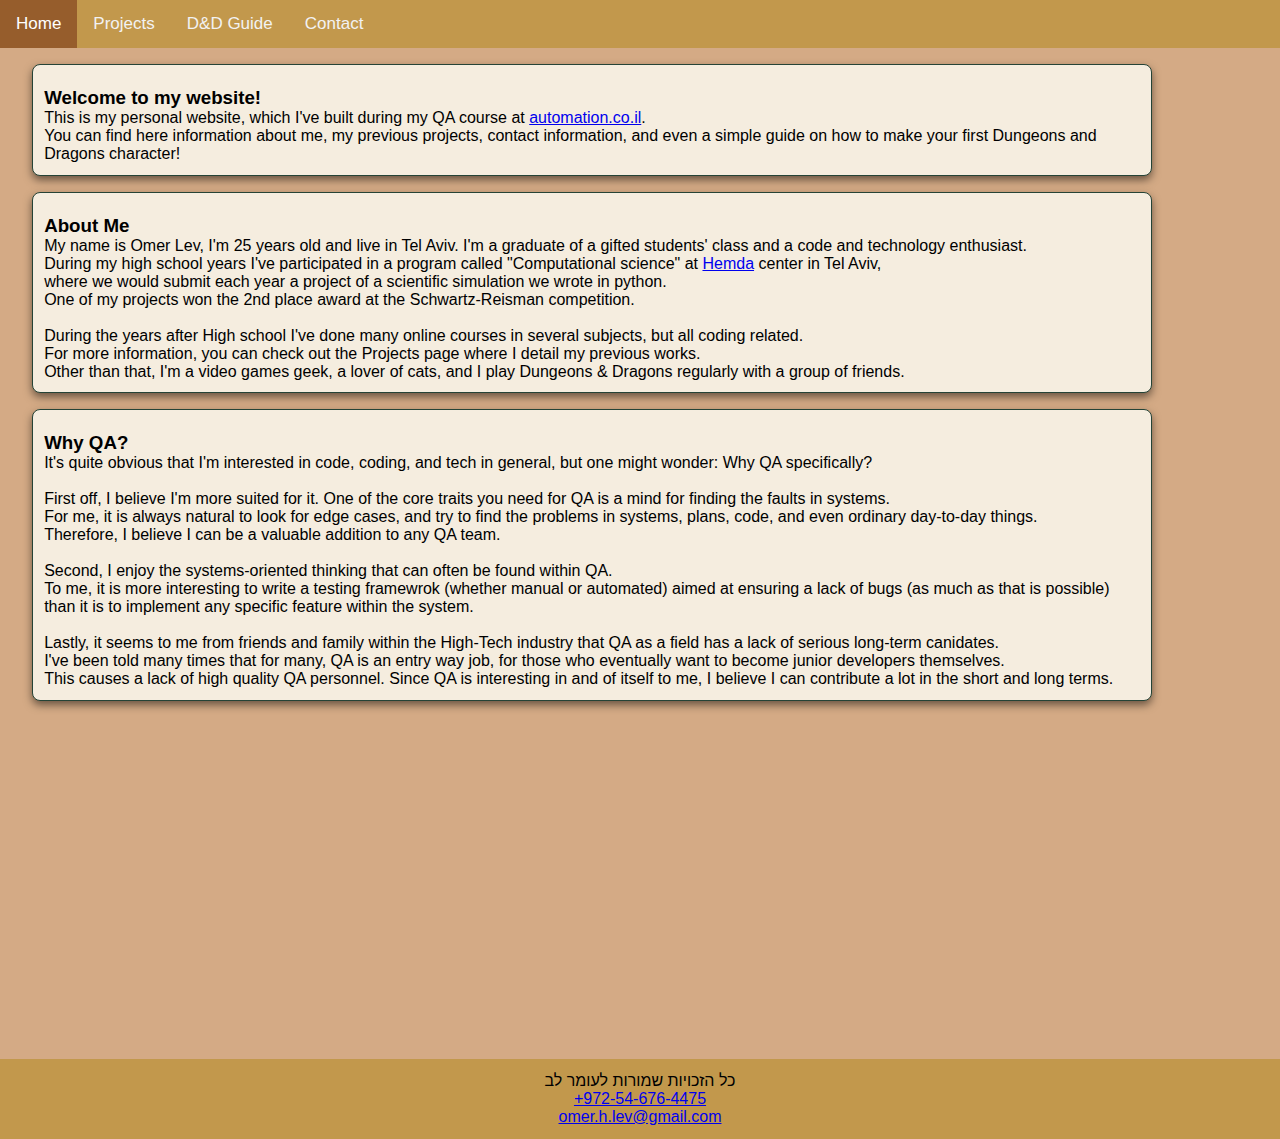
<file: index.html>
<html>
	<head>
		<link rel="stylesheet" href="styles.css">
		<title>Omer's Website</title>
		<meta charset="utf-8">
	</head>
	<body>
		<nav class="topnav">
			<ul>
			  <li><a class="active" href="index.html">Home</a></li>
			  <li><a href="projects.html">Projects</a></li>
			  <li><a href="d&d_guide.html">D&D Guide</a></li>
			  <li><a href="contact.html">Contact</a></li>
			</ul>
		</nav>
	<div class="main_page_card">
	<h3>Welcome to my website!</h3>
	<p>This is my personal website, which I've built during my QA course at <a href="https://automation.co.il/" target="_blank">automation.co.il</a>. </br>
	You can find here information about me, my previous projects, contact information, and even a simple guide on how to make your first Dungeons and Dragons character!
	</p>
	</div>
	
	<div class="main_page_card">
	<h3>About Me</h3>
	<p>My name is Omer Lev, I'm 25 years old and live in Tel Aviv. I'm a graduate of a gifted students' class and a code and technology enthusiast. </br>
	During my high school years I've participated in a program called "Computational science" at <a href="https://www.hemda.org.il/" target="_blank">Hemda</a> center in Tel Aviv, </br>
	where we would submit each year a project of a scientific simulation we wrote in python. </br>
	One of my projects won the 2nd place award at the Schwartz-Reisman competition. </br> </br>
	During the years after High school I've done many online courses in several subjects, but all coding related.</br>
	For more information, you can check out the Projects page where I detail my previous works. </br>
	Other than that, I'm a video games geek, a lover of cats, and I play Dungeons & Dragons regularly with a group of friends.
	</p>
	</div>
	
	<div class="main_page_card">
	<h3>Why QA?</h3>
	<p> It's quite obvious that I'm interested in code, coding, and tech in general, but one might wonder: Why QA specifically? </br> </br>
		First off, I believe I'm more suited for it. One of the core traits you need for QA is a mind for finding the faults in systems. </br>
		For me, it is always natural to look for edge cases, and try to find the problems in systems, plans, code, and even ordinary day-to-day things. </br>
		Therefore, I believe I can be a valuable addition to any QA team. </br> </br>
		Second, I enjoy the systems-oriented thinking that can often be found within QA. </br>
		To me, it is more interesting to write a testing framewrok (whether manual or automated) aimed at ensuring a lack of bugs (as much as that is possible)</br>
		than it is to implement any specific feature within the system. </br> </br>
		Lastly, it seems to me from friends and family within the High-Tech industry that QA as a field has a lack of serious long-term canidates. </br>
		I've been told many times that for many, QA is an entry way job, for those who eventually want to become junior developers themselves. </br>
		This causes a lack of high quality QA personnel. Since QA is interesting in and of itself to me, I believe I can contribute a lot in the short and long terms.
	</p>
	</div>
	<div class="footer_block">
		<p style="padding: 1%;">
			כל הזכויות שמורות לעומר לב</br>
			<a href="tel:+972-54-676-4475">+972-54-676-4475</a> </br>
			<a href="mailto: omer.h.lev@gmail.com">omer.h.lev@gmail.com</a>
		</p>
		</div>
	</body>
</html>
</file>
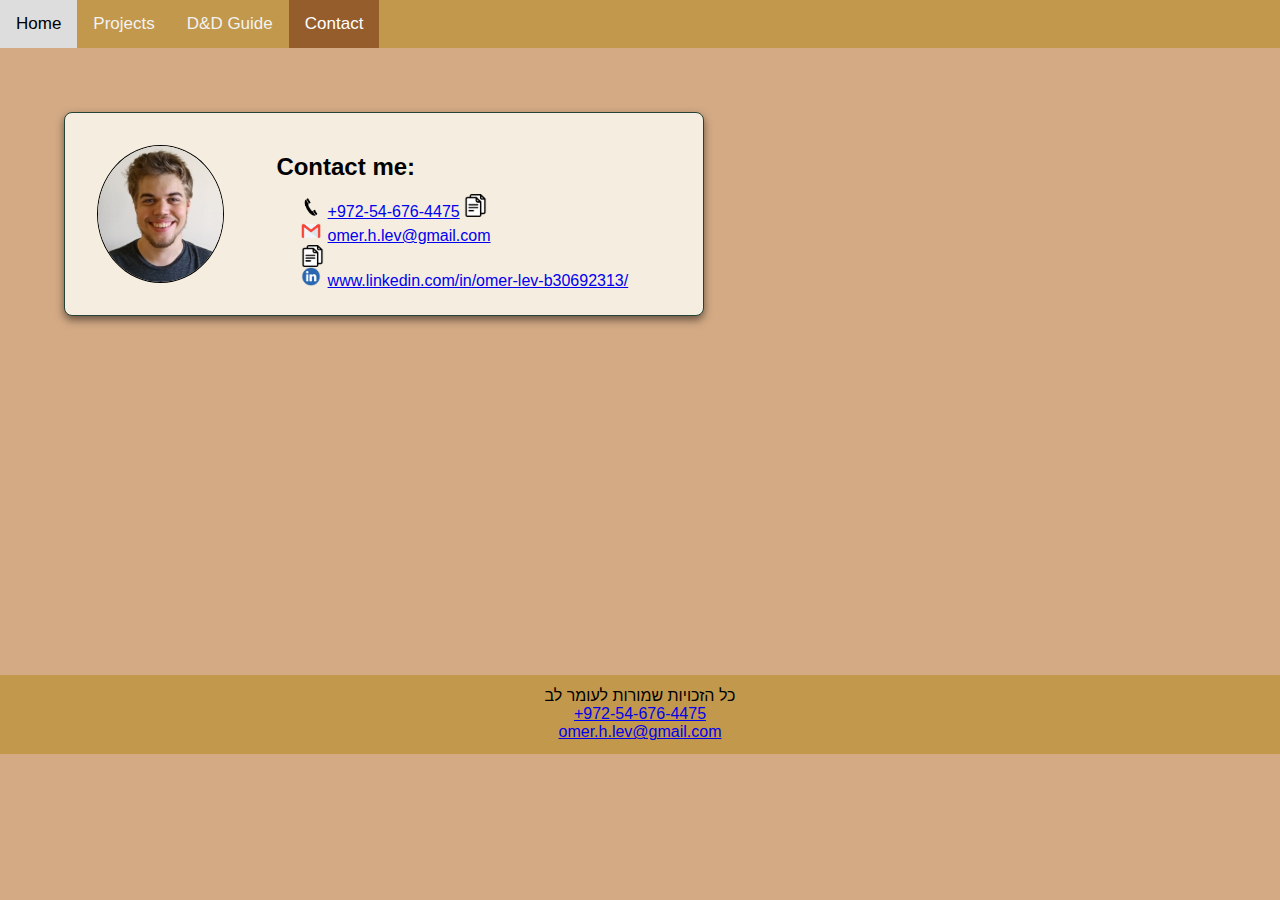
<file: contact.html>
<html>
	<head>
		<link rel="stylesheet" href="styles.css">
		<title>Omer's Website</title>
		<meta charset="utf-8">
	</head>
	<body>
		<nav class="topnav">
			<ul>
			  <li><a href="index.html">Home</a></li>
			  <li><a href="projects.html">Projects</a></li>
			  <li><a href="d&d_guide.html">D&D Guide</a></li>
			  <li><a class="active" href="contact.html">Contact</a></li>
			</ul>
		</nav>
	<div class="contact_block">
	<div class="contact_card">
	<img src="assets/portrait.jpeg" class="portrait" alt="portrait">
	<div>
	<h2 class="contact_header">Contact me:</h2>
	<div class="contact_txt">
		<img src="assets/phone3.png" alt="phone" class="small_logo">
		<span id="phone_num"><a  href="tel:+972-54-676-4475">+972-54-676-4475</a></span> 
		<div class="tooltip">
		<button onclick="copyText('phone_num','toolTip1')" onmouseout="outFunc('toolTip1')" class="clipboard_button"> 
		<span class="tooltiptext" id="toolTip1">Copy to clipboard</span>
		<img src="assets/clipboard2.png" alt="clipboard" class="clipboard">
		</button>
		</div>
		</br>
		<img src="assets/email.png" alt="email" class="small_logo">
		<span id="email_address"><a href="mailto: omer.h.lev@gmail.com">omer.h.lev@gmail.com</a></span> 
		<div class="tooltip">
		<button onclick="copyText('email_address','toolTip2')" onmouseout="outFunc('toolTip2')"class="clipboard_button"> 
		<span class="tooltiptext" id="toolTip2">Copy to clipboard</span>
		<img src="assets/clipboard2.png" alt="clipboard" class="clipboard">
		</button>
		</div>
		</br>
		<img src="assets/linkedin.png" alt="linkedin" class="small_logo">
		<a href="https://www.linkedin.com/in/omer-lev-b30692313/" target="_blank">www.linkedin.com/in/omer-lev-b30692313/</a>
	</div>
	</div>
	</div>
	</div>
	<div class="footer_block">
		<p style="padding: 1%;">
			כל הזכויות שמורות לעומר לב</br>
			<a href="tel:+972-54-676-4475">+972-54-676-4475</a> </br>
			<a href="mailto: omer.h.lev@gmail.com">omer.h.lev@gmail.com</a>
		</p>
		</div>
	<script src="scripts/copy.js"></script>
	</body>
</html>
</file>
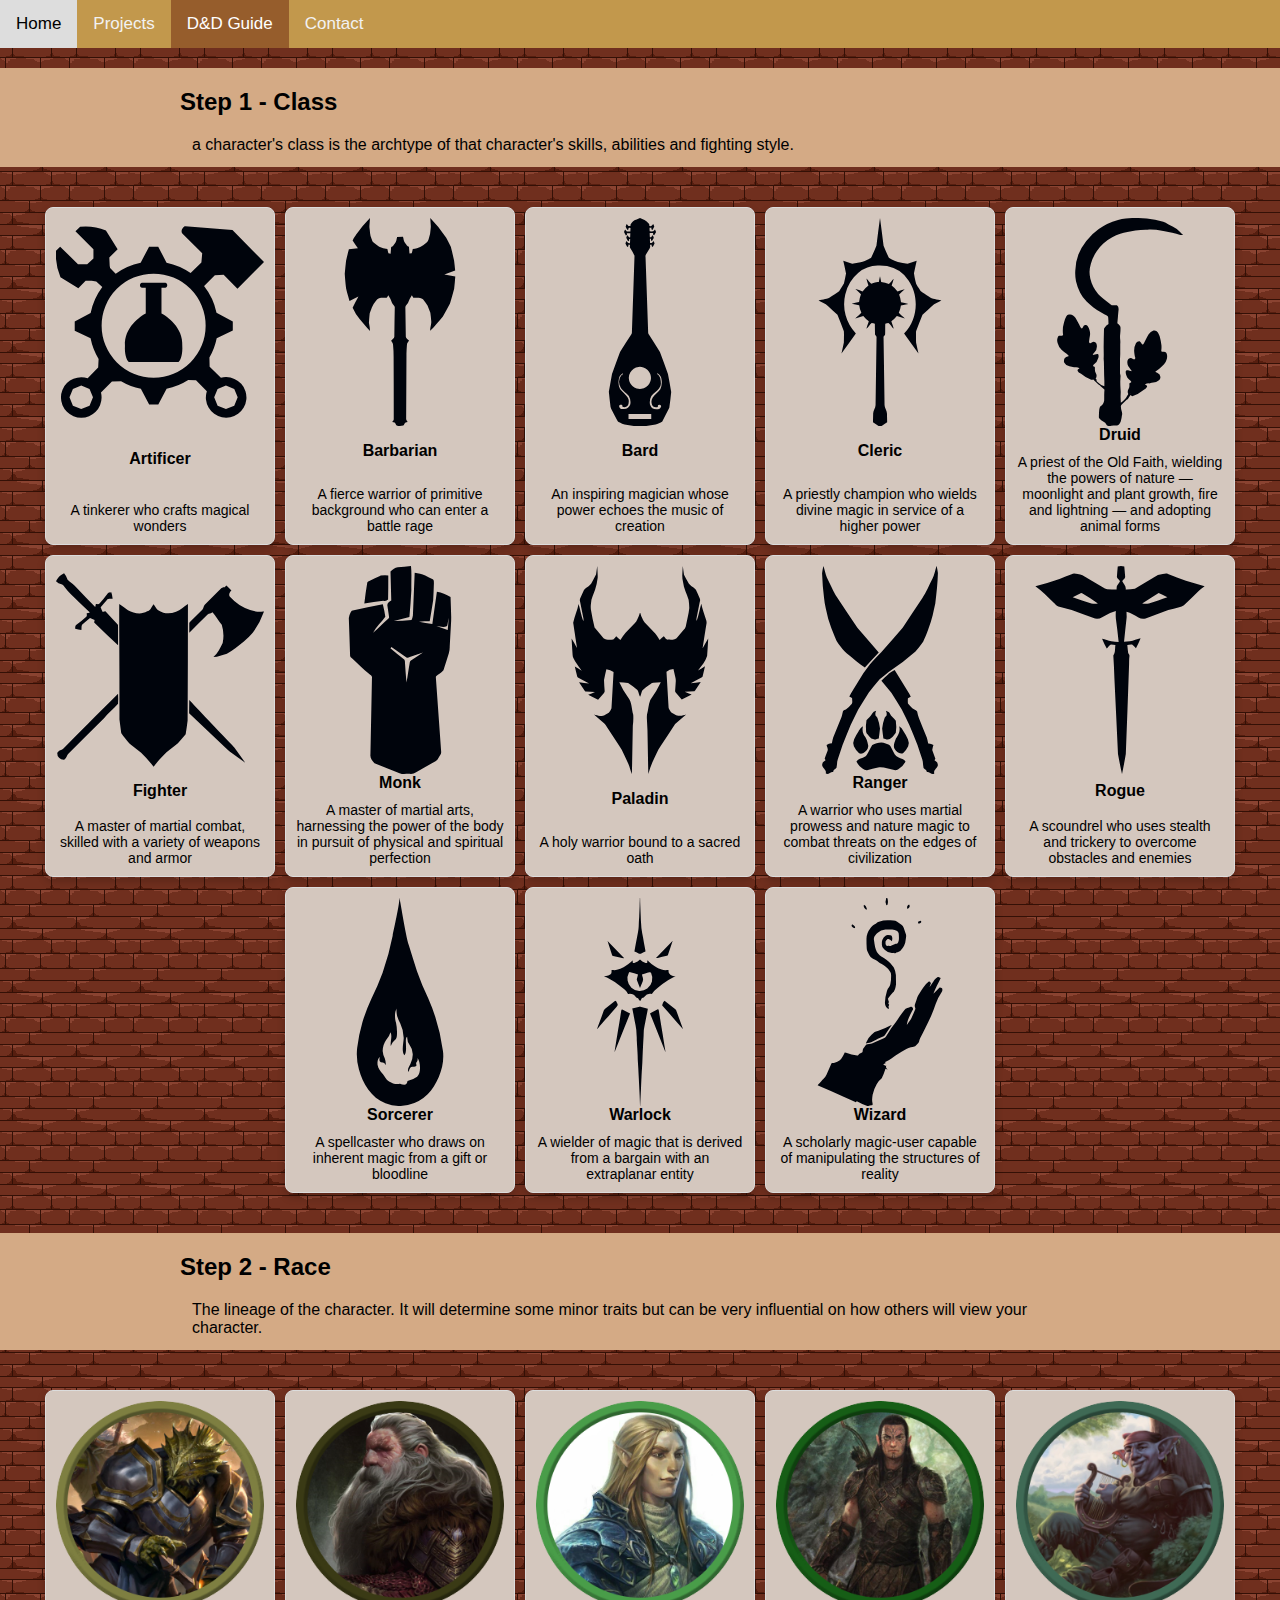
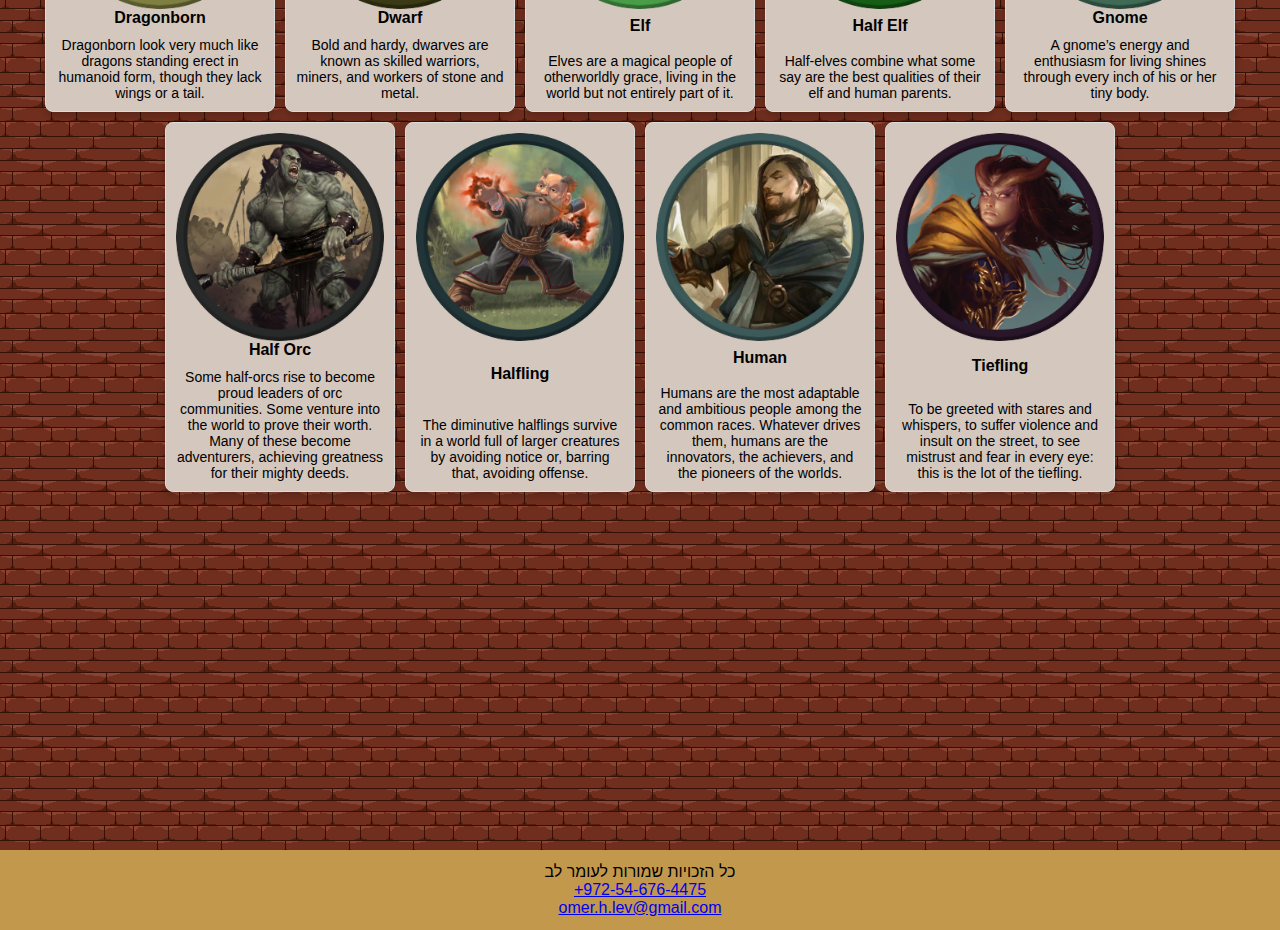
<file: d&d_guide.html>
<html>
	<head>
		<link rel="stylesheet" href="styles.css">
		<title>Omer's D&D Guide</title>
		<meta charset="utf-8">
		
	</head>
	<body class="dnd_background">
		<nav class="topnav">
		<ul>
		  <li><a href="index.html">Home</a></li>
		  <li><a href="projects.html">Projects</a></li>
		  <li><a class="active" href="d&d_guide.html">D&D Guide</a></li>
		  <li><a href="contact.html">Contact</a></li>
		</ul>
		</nav>
	<div>
		<div class="main_block">
		<h2>Step 1 - Class</h2>
		<p class="main_txt">
			a character's class is the archtype of that character's skills, abilities and fighting style.</br>
		</p>
		</div>
		<div class="card_container">
			<div class="dashboard_card" onclick="window.open('https://dnd5e.wikidot.com/artificer','mywindow');" style="cursor: pointer;">
				<img src="assets/d&d class symbols/Class Icon - Artificer.svg" alt="Artificer Symbol" class="class_Symbol">
				<h4>Artificer</h4>
				<p>
					A tinkerer who crafts magical wonders
				</p>
			</div>
			<div class="dashboard_card" onclick="window.open('https://dnd5e.wikidot.com/barbarian','mywindow');" style="cursor: pointer;">
				<img src="assets/d&d class symbols/Class Icon - Barbarian.svg" alt="Barbarian Symbol" class="class_Symbol">
				<h4>Barbarian</h4>
				<p>
					A fierce warrior of primitive background who can enter a battle rage
				</p>
			</div>
			<div class="dashboard_card" onclick="window.open('https://dnd5e.wikidot.com/bard','mywindow');" style="cursor: pointer;">
				<img src="assets/d&d class symbols/Class Icon - Bard.svg" alt="Bard Symbol" class="class_Symbol">
				<h4>Bard</h4>
				<p>
					An inspiring magician whose power echoes the music of creation
				</p>
			</div>
			<div class="dashboard_card" onclick="window.open('https://dnd5e.wikidot.com/cleric','mywindow');" style="cursor: pointer;">
				<img src="assets/d&d class symbols/Class Icon - Cleric.svg" alt="Cleric Symbol" class="class_Symbol">
				<h4>Cleric</h4>
				<p>
					A priestly champion who wields divine magic in service of a higher power
				</p>
			</div>
			<div class="dashboard_card" onclick="window.open('https://dnd5e.wikidot.com/druid','mywindow');" style="cursor: pointer;">
				<img src="assets/d&d class symbols/Class Icon - Druid.svg" alt="Druid Symbol" class="class_Symbol">
				<h4>Druid</h4>
				<p>
					A priest of the Old Faith, wielding the powers of nature — moonlight and plant growth, fire and lightning — and adopting animal forms
				</p>
			</div>
			<div class="dashboard_card" onclick="window.open('https://dnd5e.wikidot.com/fighter','mywindow');" style="cursor: pointer;">
				<img src="assets/d&d class symbols/Class Icon - Fighter.svg" alt="Fighter Symbol" class="class_Symbol">
				<h4>Fighter</h4>
				<p>
					A master of martial combat, skilled with a variety of weapons and armor
				</p>
			</div>
			<div class="dashboard_card" onclick="window.open('https://dnd5e.wikidot.com/monk','mywindow');" style="cursor: pointer;">
				<img src="assets/d&d class symbols/Class Icon - Monk.svg" alt="Monk Symbol" class="class_Symbol">
				<h4>Monk</h4>
				<p>
					A master of martial arts, harnessing the power of the body in pursuit of physical and spiritual perfection
				</p>
			</div>
			<div class="dashboard_card" onclick="window.open('https://dnd5e.wikidot.com/paladin','mywindow');" style="cursor: pointer;">
				<img src="assets/d&d class symbols/Class Icon - Paladin.svg" alt="Paladin Symbol" class="class_Symbol">
				<h4>Paladin</h4>
				<p>
					A holy warrior bound to a sacred oath
				</p>
			</div>
			<div class="dashboard_card" onclick="window.open('https://dnd5e.wikidot.com/ranger','mywindow');" style="cursor: pointer;">
				<img src="assets/d&d class symbols/Class Icon - Ranger.svg" alt="Ranger Symbol" class="class_Symbol">
				<h4>Ranger</h4>
				<p>
					A warrior who uses martial prowess and nature magic to combat threats on the edges of civilization
				</p>
			</div>
			<div class="dashboard_card" onclick="window.open('https://dnd5e.wikidot.com/rogue','mywindow');" style="cursor: pointer;">
				<img src="assets/d&d class symbols/Class Icon - Rogue.svg" alt="Rogue Symbol" class="class_Symbol">
				<h4>Rogue</h4>
				<p>
					A scoundrel who uses stealth and trickery to overcome obstacles and enemies
				</p>
			</div>
			<div class="dashboard_card" onclick="window.open('https://dnd5e.wikidot.com/sorcerer','mywindow');" style="cursor: pointer;">
				<img src="assets/d&d class symbols/Class Icon - Sorcerer.svg" alt="Sorcerer Symbol" class="class_Symbol">
				<h4>Sorcerer</h4>
				<p>
					A spellcaster who draws on inherent magic from a gift or bloodline
				</p>
			</div>
			<div class="dashboard_card" onclick="window.open('https://dnd5e.wikidot.com/warlock','mywindow');" style="cursor: pointer;">
				<img src="assets/d&d class symbols/Class Icon - Warlock.svg" alt="Warlock Symbol" class="class_Symbol">
				<h4>Warlock</h4>
				<p>
					A wielder of magic that is derived from a bargain with an extraplanar entity
				</p>
			</div>
			<div class="dashboard_card" onclick="window.open('https://dnd5e.wikidot.com/wizard','mywindow');" style="cursor: pointer;">
				<img src="assets/d&d class symbols/Class Icon - Wizard.svg" alt="Wizard Symbol" class="class_Symbol">
				<h4>Wizard</h4>
				<p>
					A scholarly magic-user capable of manipulating the structures of reality
				</p>
			</div>
		</div>
		<div class="main_block">
		<h2>Step 2 - Race</h2>
		<p class="main_txt">
			The lineage of the character. It will determine some minor traits but can be very influential on how others will view your character.
		</p>
		</div>
		<div class="card_container">
			<div class="dashboard_card" onclick="window.open('https://dnd5e.wikidot.com/lineage:dragonborn','mywindow');" style="cursor: pointer;">
				<img src="assets/d&d race images/dragonborn.png" alt="Dragonborn" class="class_Symbol">
				<h4>Dragonborn</h4>
				<p>
					Dragonborn look very much like dragons standing erect in humanoid form, though they lack wings or a tail.
				</p>
			</div>
			<div class="dashboard_card" onclick="window.open('https://dnd5e.wikidot.com/lineage:dwarf','mywindow');" style="cursor: pointer;">
				<img src="assets/d&d race images/dwarf.png" alt="Dawrf" class="class_Symbol">
				<h4>Dwarf</h4>
				<p>
					Bold and hardy, dwarves are known as skilled warriors, miners, and workers of stone and metal.
				</p>
			</div>
			<div class="dashboard_card" onclick="window.open('https://dnd5e.wikidot.com/lineage:elf','mywindow');" style="cursor: pointer;">
				<img src="assets/d&d race images/elf.png" alt="Elf" class="class_Symbol">
				<h4>Elf</h4>
				<p>
					Elves are a magical people of otherworldly grace, living in the world but not entirely part of it.				</p>
			</div>
			<div class="dashboard_card" onclick="window.open('https://dnd5e.wikidot.com/lineage:half-elf','mywindow');" style="cursor: pointer;">
				<img src="assets/d&d race images/half elf.png" alt="Half Elf" class="class_Symbol">
				<h4>Half Elf</h4>
				<p>
					Half-elves combine what some say are the best qualities of their elf and human parents.
				</p>
			</div>
			<div class="dashboard_card" onclick="window.open('https://dnd5e.wikidot.com/lineage:gnome','mywindow');" style="cursor: pointer;">
				<img src="assets/d&d race images/gnome.png" alt="Gnome" class="class_Symbol">
				<h4>Gnome</h4>
				<p>
					A gnome’s energy and enthusiasm for living shines through every inch of his or her tiny body.
				</p>
			</div>
			<div class="dashboard_card" onclick="window.open('https://dnd5e.wikidot.com/lineage:half-orc','mywindow');" style="cursor: pointer;">
				<img src="assets/d&d race images/half orc.png" alt="Half Orc" class="class_Symbol">
				<h4>Half Orc</h4>
				<p>
					Some half-orcs rise to become proud leaders of orc communities. Some venture into the world to prove their worth. Many of these become adventurers, achieving greatness for their mighty deeds.
				</p>
			</div>
			<div class="dashboard_card" onclick="window.open('https://dnd5e.wikidot.com/lineage:halfling','mywindow');" style="cursor: pointer;">
				<img src="assets/d&d race images/halfling.png" alt="Halfling" class="class_Symbol">
				<h4>Halfling</h4>
				<p>
					The diminutive halflings survive in a world full of larger creatures by avoiding notice or, barring that, avoiding offense.
				</p>
			</div>
			<div class="dashboard_card" onclick="window.open('https://dnd5e.wikidot.com/lineage:human','mywindow');" style="cursor: pointer;">
				<img src="assets/d&d race images/human.png" alt="Human" class="class_Symbol">
				<h4>Human</h4>
				<p>
					Humans are the most adaptable and ambitious people among the common races. Whatever drives them, humans are the innovators, the achievers, and the pioneers of the worlds.
				</p>
			</div>
			<div class="dashboard_card" onclick="window.open('https://dnd5e.wikidot.com/lineage:tiefling','mywindow');" style="cursor: pointer;">
				<img src="assets/d&d race images/tiefling.png" alt="Tiefling" class="class_Symbol">
				<h4>Tiefling</h4>
				<p>
					To be greeted with stares and whispers, to suffer violence and insult on the street, to see mistrust and fear in every eye: this is the lot of the tiefling.
				</p>
			</div>
		</div>
	</div>
	
	<div class="footer_block">
		<p style="padding: 1%;">
			כל הזכויות שמורות לעומר לב</br>
			<a href="tel:+972-54-676-4475">+972-54-676-4475</a> </br>
			<a href="mailto: omer.h.lev@gmail.com">omer.h.lev@gmail.com</a>
		</p>
		</div>
	</body>
</html>
</file>
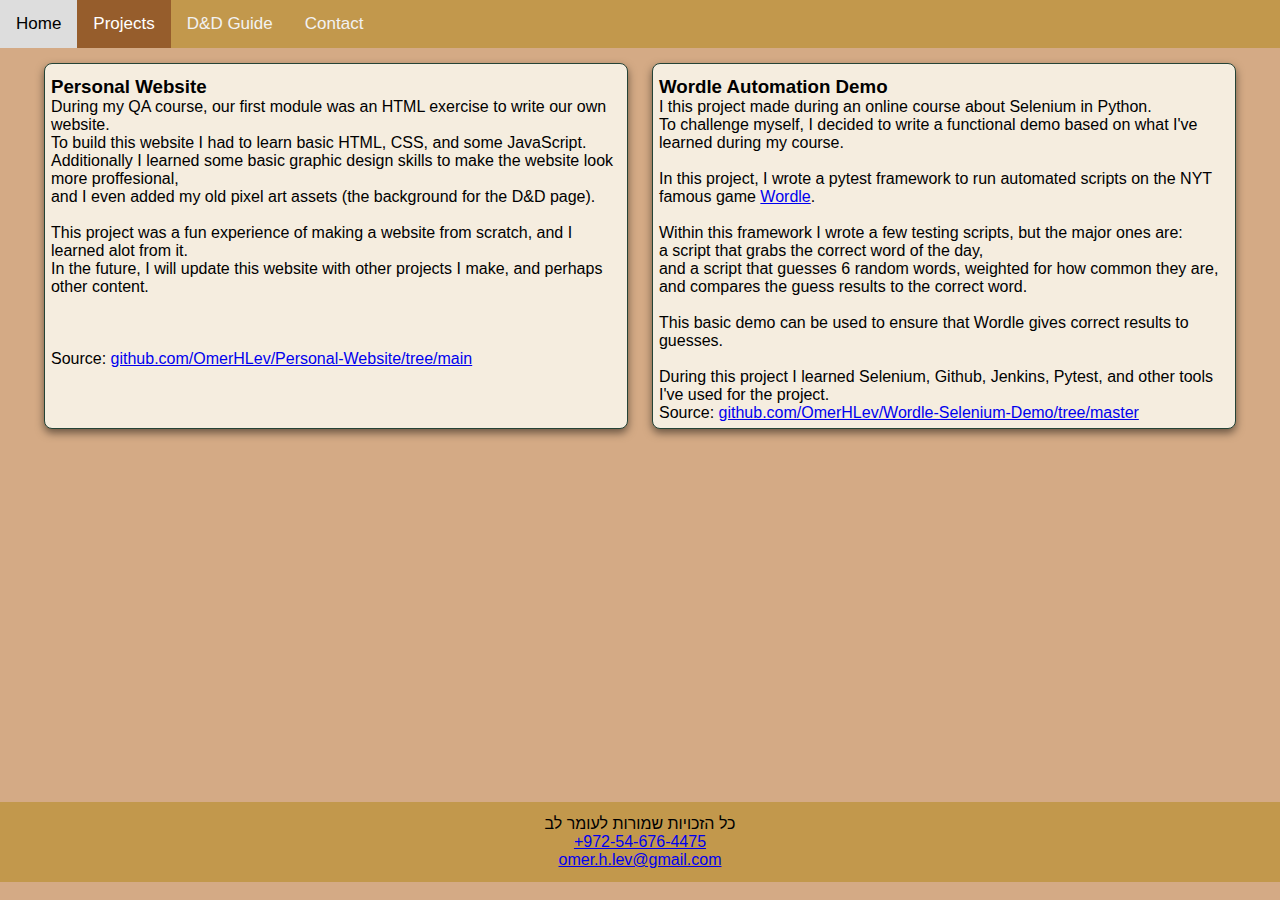
<file: projects.html>
<html>
	<head>
		<link rel="stylesheet" href="styles.css">
		<title>Omer's Website</title>
		<meta charset="utf-8">
	</head>
	<body>
		<nav class="topnav">
			<ul>
			  <li><a href="index.html">Home</a></li>
			  <li><a href="projects.html" class="active">Projects</a></li>
			  <li><a href="d&d_guide.html">D&D Guide</a></li>
			  <li><a href="contact.html">Contact</a></li>
			</ul>
		</nav>
	<div class="projects_container">
		<div class="project_card">
		<h3>Personal Website</h3>
		<p>
		During my QA course, our first module was an HTML exercise to write our own website. </br>
		To build this website I had to learn basic HTML, CSS, and some JavaScript. </br>
		Additionally I learned some basic graphic design skills to make the website look more proffesional, </br>
		and I even added my old pixel art assets (the background for the D&D page).</br> </br>
		This project was a fun experience of making a website from scratch, and I learned alot from it. </br>
		In the future, I will update this website with other projects I make, and perhaps other content. </br>
		</br></br></br>
		Source: <a href="https://github.com/OmerHLev/Personal-Website/tree/main" target="_blank">github.com/OmerHLev/Personal-Website/tree/main</a>
		</p>
		</div>
		<div class="project_card">
		<h3>Wordle Automation Demo</h3>
		<p>
		I this project made during an online course about Selenium in Python.</br>
		To challenge myself, I decided to write a functional demo based on what I've learned during my course. </br> </br>
		In this project, I wrote a pytest framework to run automated scripts on the NYT famous game 
		<a href="https://www.nytimes.com/games/wordle/index.html" target ="_blank">Wordle</a>. </br> </br>
		Within this framework I wrote a few testing scripts, but the major ones are:</br>
		a script that grabs the correct word of the day, </br>
		and a script that guesses 6 random words, weighted for how common they are, and compares the guess results to the correct word. </br> </br>
		This basic demo can be used to ensure that Wordle gives correct results to guesses. </br> </br>
		During this project I learned Selenium, Github, Jenkins, Pytest, and other tools I've used for the project.</br>
		Source: <a href ="https://github.com/OmerHLev/Wordle-Selenium-Demo/tree/master" target ="_blank">github.com/OmerHLev/Wordle-Selenium-Demo/tree/master</a>
		</p>
		</div>
	</div>
	<div class="footer_block">
		<p style="padding: 1%;">
			כל הזכויות שמורות לעומר לב</br>
			<a href="tel:+972-54-676-4475">+972-54-676-4475</a> </br>
			<a href="mailto: omer.h.lev@gmail.com">omer.h.lev@gmail.com</a>
		</p>
		</div>
	</body>
</html>
</file>
<file: styles.css>
* {
    box-sizing: border-box;
    margin: 0;
    padding: 0;
}

body {
	font-family: Arial, sans-serif;
    justify-content: center;
    align-items: center;
	min-height: 100vh;
    margin: 0;
	overflow: auto;
	background-color: #d4aa85;
}

.dnd_background {
	background-image: url("assets/2nd wood planks texture.png");
}

h2 {
	padding: 20px;
	text-align: left;
	margin: auto;
	margin-top: 20px; 
	width: 75%;
	
}

.contact_header {
	padding-bottom: 0;
	width: 100%;
}
.main_header {
	background-color: #d4aa85;
}

.card_container {
	display: flex;
    flex-wrap: wrap;
    gap: 10px; /* Space between cards */
    justify-content: center;
    width: calc(100% - 80px); /* Adjust this to fit your layout */
	margin: 40px;

}

.dashboard_card {
	background-color: #d4c7be;
    border: 1px solid #ddd;
    border-radius: 8px;
    padding: 10px;
    text-align: center;
    flex: 1 1 calc(20% - 10px); /* Flex-grow, flex-shrink, flex-basis */
    max-width: calc(20% - 10px); /* Adjust for the gap */
    display: flex;
    flex-direction: column;
    align-items: center;
    justify-content: space-between;
	border-top-left-radius: 8px;
    border-top-right-radius: 8px;
    border-bottom-right-radius: 8px;
    border-bottom-left-radius: 8px;
	border-top-width: 1px;
    border-right-width: 1px;
    border-bottom-width: 1px;
    border-left-width: 1px;
    border-top-style: solid;
    border-right-style: solid;
    border-bottom-style: solid;
    border-left-style: solid;
    border-top-color: rgb(220, 220, 220);
    border-right-color: rgb(220, 220, 220);
    border-bottom-color: rgb(220, 220, 220);
    border-left-color: rgb(220, 220, 220);
    border-image-source: initial;
    border-image-slice: initial;
    border-image-width: initial;
    border-image-outset: initial;
	border-image-repeat: initial;
	background-image: initial;
    background-position-x: initial;
    background-position-y: initial;
    background-size: initial;
    background-repeat: initial;
    background-attachment: initial;
    background-origin: initial;
    background-clip: initial;
	overflow-x: hidden;
	overflow-y: hidden;
	box-shadow: 0 4px 8px 0 rgba(0,0,0,0.2);
	transition: 0.3s;

}

.contact_card {
	display: flex;
	width: 50%;
	height: 70%;
	margin-top: 5%;
	margin-left: 5%;
	margin-right: 10%;
	/*background-color: #B5C18E;*/
	background-color: #f5eddf;
    border: 1px solid #254336;
    border-radius: 8px;
	border-top-left-radius: 8px;
    border-top-right-radius: 8px;
    border-bottom-right-radius: 8px;
    border-bottom-left-radius: 8px;
    border-top-style: solid;
    border-right-style: solid;
    border-bottom-style: solid;
    border-left-style: solid;
    border-color: 254336;
    border-image-source: initial;
    border-image-slice: initial;
    border-image-width: initial;
    border-image-outset: initial;
	border-image-repeat: initial;
	background-image: initial;
    background-position-x: initial;
    background-position-y: initial;
    background-size: initial;
    background-repeat: initial;
    background-attachment: initial;
    background-origin: initial;
    background-clip: initial;
	overflow-x: hidden;
	overflow-y: hidden;
	box-shadow: 0 4px 8px 0 rgba(0,0,0,0.5);
}

.main_page_card {
	margin-top: 1.25%;
	margin-left: 2.5%;
	margin-bottom:1.25%;
	margin-right: 10%;
	background-color: #f5eddf;
    border: 1px solid #254336;
    border-radius: 8px;
	border-top-left-radius: 8px;
    border-top-right-radius: 8px;
    border-bottom-right-radius: 8px;
    border-bottom-left-radius: 8px;
    border-top-style: solid;
    border-right-style: solid;
    border-bottom-style: solid;
    border-left-style: solid;
    border-color: 254336;
    border-image-source: initial;
    border-image-slice: initial;
    border-image-width: initial;
    border-image-outset: initial;
	border-image-repeat: initial;
	background-image: initial;
    background-position-x: initial;
    background-position-y: initial;
    background-size: initial;
    background-repeat: initial;
    background-attachment: initial;
    background-origin: initial;
    background-clip: initial;
	overflow-x: hidden;
	overflow-y: hidden;
	box-shadow: 0 4px 8px 0 rgba(0,0,0,0.5);
}

.project_card {
	flex: 1 1;
	width: 40%;
	margin-top: 1.25%;
	margin-bottom:1.25%;
	margin-left: 1%;
	margin-right: 1%;
	background-color: #f5eddf;
    border: 1px solid #254336;
    border-radius: 8px;
	border-top-left-radius: 8px;
    border-top-right-radius: 8px;
    border-bottom-right-radius: 8px;
    border-bottom-left-radius: 8px;
    border-top-style: solid;
    border-right-style: solid;
    border-bottom-style: solid;
    border-left-style: solid;
    border-color: 254336;
    border-image-source: initial;
    border-image-slice: initial;
    border-image-width: initial;
    border-image-outset: initial;
	border-image-repeat: initial;
	background-image: initial;
    background-position-x: initial;
    background-position-y: initial;
    background-size: initial;
    background-repeat: initial;
    background-attachment: initial;
    background-origin: initial;
    background-clip: initial;
	overflow-x: hidden;
	overflow-y: hidden;
	box-shadow: 0 4px 8px 0 rgba(0,0,0,0.5);
}

.projects_container {
    justify-content: center;
	display: flex;
	width: 95%;
	margin: auto;
	
}

.project_card h3 {
	padding-top: 2%;
	padding-left: 1%;
}

.project_card p {
	padding-left: 1%;
	padding-bottom: 1%;
}

.main_page_card h3 {
	padding-top: 2%;
	padding-left: 1%;
}

.main_page_card p {
	padding-left: 1%;
	padding-bottom: 1%;
}

.dashboard_card:hover {
	box-shadow: 0 8px 16px 0 rgba(0,0,0,0.2);
	background-color: #ad9e92;
}


.dashboard_card p {
    margin-top: 10px;
    font-size: 14px;
    word-wrap: break-word;
}

.dashboard_card img {
    max-width: 100%;
    height: auto;
    border-radius: 4px;
}

.main_txt{
	text-align: left;
	margin: auto;
	width: 70%;
	background-color: #d4aa85;
	padding-bottom: 1%;
}

.contact_txt {
	padding-top: 3%;
	padding-left: 10%;
	padding-bottom: 5%;
	text-align: left;
	margin: auto;
	margin-right: 0;
	width: 100%;
}

.topnav {
	background-color: #c2984c;
	overflow: hidden;
	display: block;
	justify-content: center;
	width: 100%;
	top: 0;
	left: 0;
}

.topnav ul {
    list-style-type: none;
    display: flex; /* Aligns items horizontally */
    justify-content: left; /* Centers items horizontally */
    margin: 0;
    padding: 0;
}


.topnav li {
    margin: 0;
    padding: 0;
}

.topnav a {
  color: #f2f2f2;
  text-align: center;
  padding: 14px 16px;
  text-decoration: none;
  font-size: 17px;
  display: block;
}

.topnav a:hover {
  background-color: #ddd;
  color: black;
}

.topnav a.active {
  background-color: #965d2c;
  color: white;
}


.topnav, .topnav * {
    float: none; /* New line: Reset any floating elements */
    position: static; /* New line: Reset any positioning */
    margin: 0; /* New line: Reset any margins */
    padding: 0; /* New line: Reset any padding */
}

.main_block {
	text-align: left;
	margin: auto;
	width: 100%;
	background-color: #d4aa85;

}

.footer_block {
	text-align: center;
	margin: auto;
	 margin-top: 28%;
	width: 100%;
	background-color: #c2984c;
    left: 0;
    bottom: 0;

}

.contact_block {
	text-align: left;
	margin: auto;
	width: 100%;
	display: flex;
}

.small_logo {
	width: 5%;
	margin-right: 0.5%;
}

.clipboard {
	width: 100%
	
}
.clipboard_button {
  border: none;
  cursor: pointer;
  appearance: none;
  background-color: inherit;
  width: 10%;
  display: inline-block;
  margin: 0;
  padding: 0;
}

.tooltip {
  position: relative;
  display: inline-block;
}

.tooltip .tooltiptext {
  visibility: hidden;
  width: 200px;
  background-color: #555;
  color: #fff;
  text-align: center;
  border-radius: 6px;
  padding: 5px;
  position: absolute;
  z-index: 1;
  bottom: 150%;
  left: -6%;
  margin-left: -75px;
  opacity: 0;
  transition: opacity 0.3s;
}

.tooltip .tooltiptext::after {
  content: "";
  position: absolute;
  top: 100%;
  left: 50%;
  margin-left: -5px;
  border-width: 5px;
  border-style: solid;
  border-color: #555 transparent transparent transparent;
}

.tooltip:hover .tooltiptext {
  visibility: visible;
  opacity: 0.95;
}

.portrait {
	border-radius: 50%;
	border-color: 254336;
	border: 1px solid;
	width: 20%;
	height: 20%;
	margin: 5%;
}
</file>
